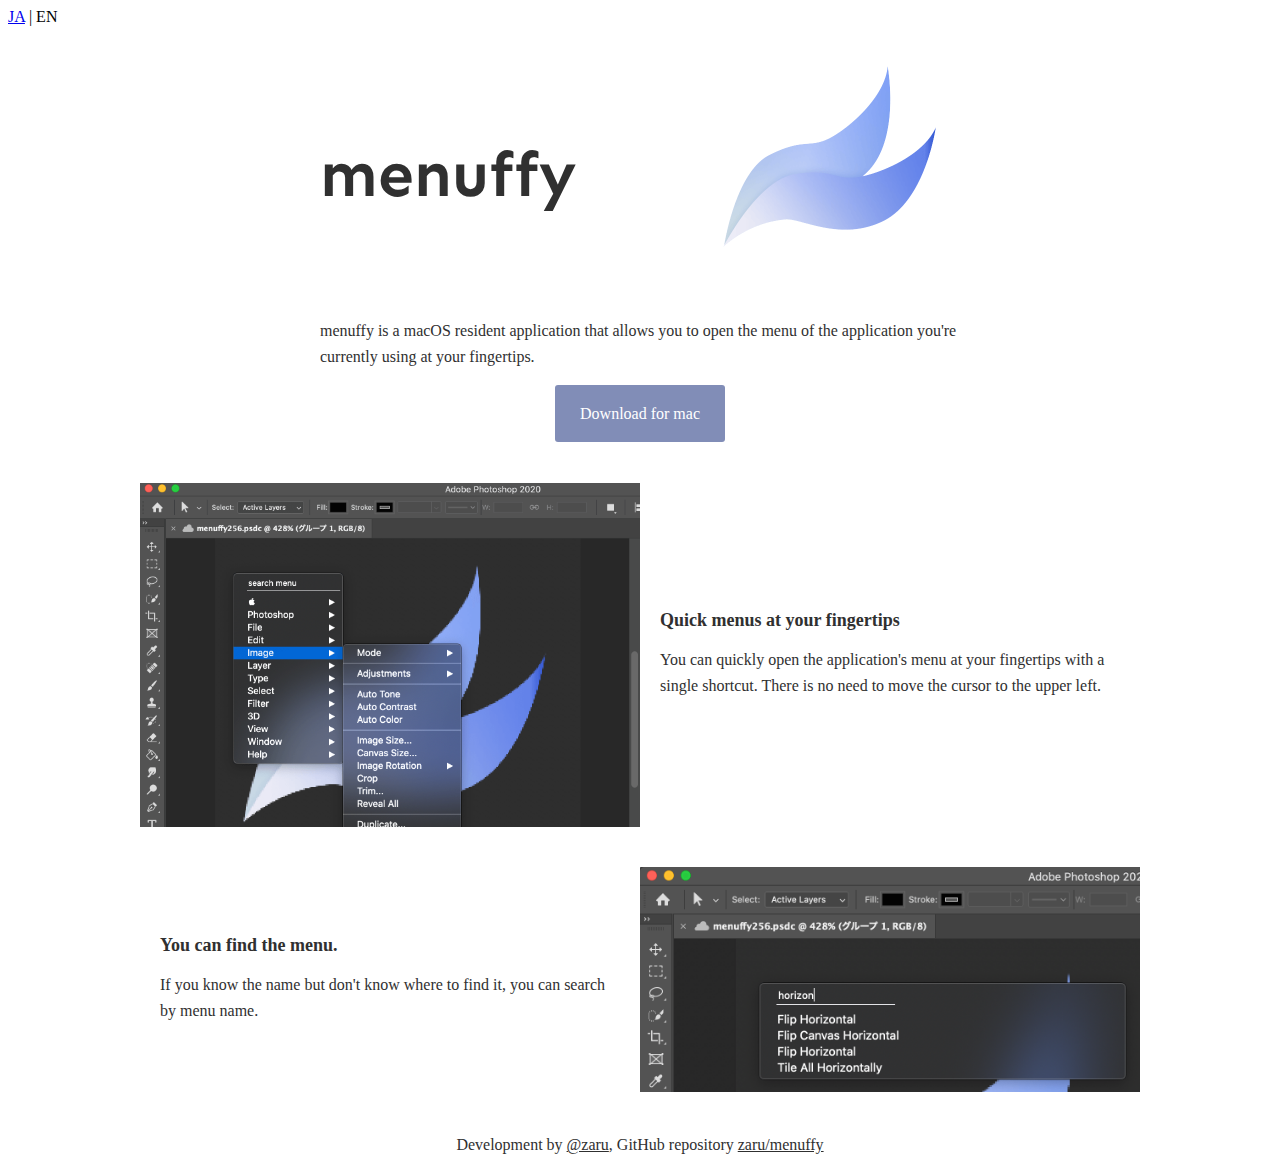
<file: docs/index_en.html>
<!doctype html>
<html lang="en">
<head>
    <meta charset="UTF-8">
    <meta name="viewport"
          content="width=device-width, user-scalable=no, initial-scale=1.0, maximum-scale=1.0, minimum-scale=1.0">
    <meta http-equiv="X-UA-Compatible" content="ie=edge">
    <title>menuffy - mac app</title>
    <link href="https://fonts.googleapis.com/css2?family=Sen&display=swap" rel="stylesheet">
    <link href="./style.css" rel="stylesheet">
</head>
<body>
<header><a href="index.html">JA</a> | EN</header>
<section class="header">
    <div class="main-visual">
        <h1>menuffy</h1>
        <img src="images/menuffy512.png" width="256" height="256" alt="menuffy">
    </div>
    <p>menuffy is a macOS resident application that allows you to open the menu of the application you're currently using at your fingertips.</p>

    <div class="download">
        <a href="https://github.com/zaru/menuffy/releases/download/v1.0.1/menuffy_1.0.1.dmg">Download for mac</a>
    </div>
</section>
<section class="contents">
    <div class="point">
        <img src="images/en1.png">
        <div class="text">
            <h2>Quick menus at your fingertips</h2>
            <p>You can quickly open the application's menu at your fingertips with a single shortcut. There is no need to move the cursor to the upper left.</p>
        </div>
    </div>
    <div class="point">
        <img src="images/en2.png">
        <div class="text">
            <h2>You can find the menu.</h2>
            <p>If you know the name but don't know where to find it, you can search by menu name.</p>
        </div>
    </div>
</section>
<footer>
    <p>Development by <a href="https://twitter.com/zaru">@zaru</a>, GitHub repository <a href="https://github.com/zaru/menuffy">zaru/menuffy</a></p>
</footer>


</body>
</html>
</file>
<file: docs/style.css>
section {
    margin: 20px auto;
    width: 80%;
    max-width: 640px;
}
h2 {
    color: #303030;
}
p {
    font-size: 16px;
    line-height: 1.6;
    color: #303030;
}


.main-visual {
    display: flex;
    justify-content: space-between;
    align-items: center;
    width: 100%
}
@media screen and (max-width: 480px) {
    .main-visual {
        flex-direction: column;
    }
}
.header h1 {
    font-family: 'Sen', sans-serif;
    font-size: 64px;
    margin: 0;
    padding: 0;
    color: #303030;
}


.download {
    text-align: center;
    padding: 20px 0;
}
.download a {
    color: #fff;
    padding: 20px 25px;
    border-radius: 3px;
    text-decoration: none;
    background: #818db7;
    transition: background 0.2s;
}
.download a:hover {
    background-color: #939ec3;
}

.contents {
    max-width: 1000px;
}
.contents .point {
    display: flex;
    justify-content: space-between;
    align-items: center;
    width: 100%;
    padding: 20px 0;
}
.contents .point:nth-child(2) {
    flex-direction: row-reverse;
}
@media screen and (max-width: 480px) {
    .contents .point {
        flex-direction: column;
    }
    .contents .point:nth-child(2) {
        flex-direction: column;
    }
}

.contents .point img {
    width: 50%;
}
@media screen and (max-width: 480px) {
    .contents .point img  {
        width: 100%;
    }
}

.contents .text {
    padding: 0 20px;
}
.contents .text h2 {
    font-size: 18px;
}

footer {
    text-align: center;
}
footer a {
    color: #303030;
}
footer a:hover {
    text-decoration: none;
}
</file>
